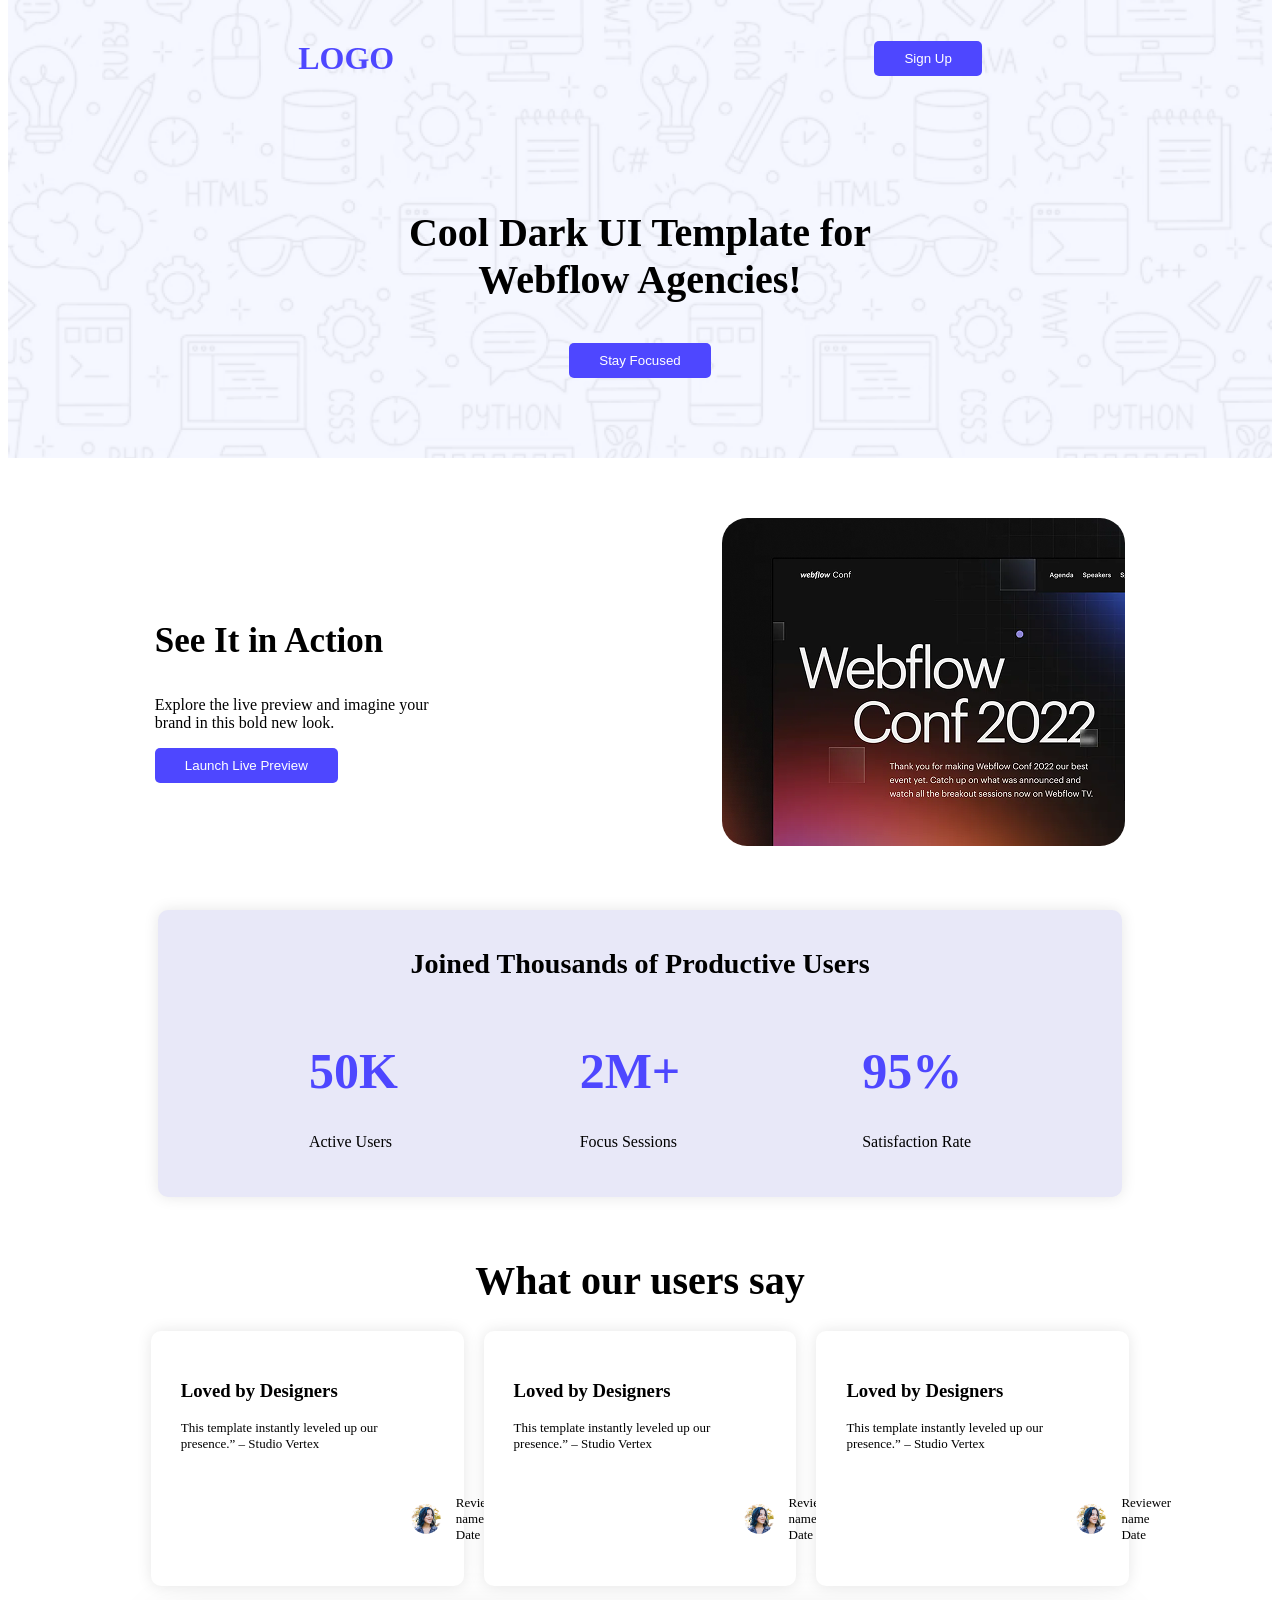
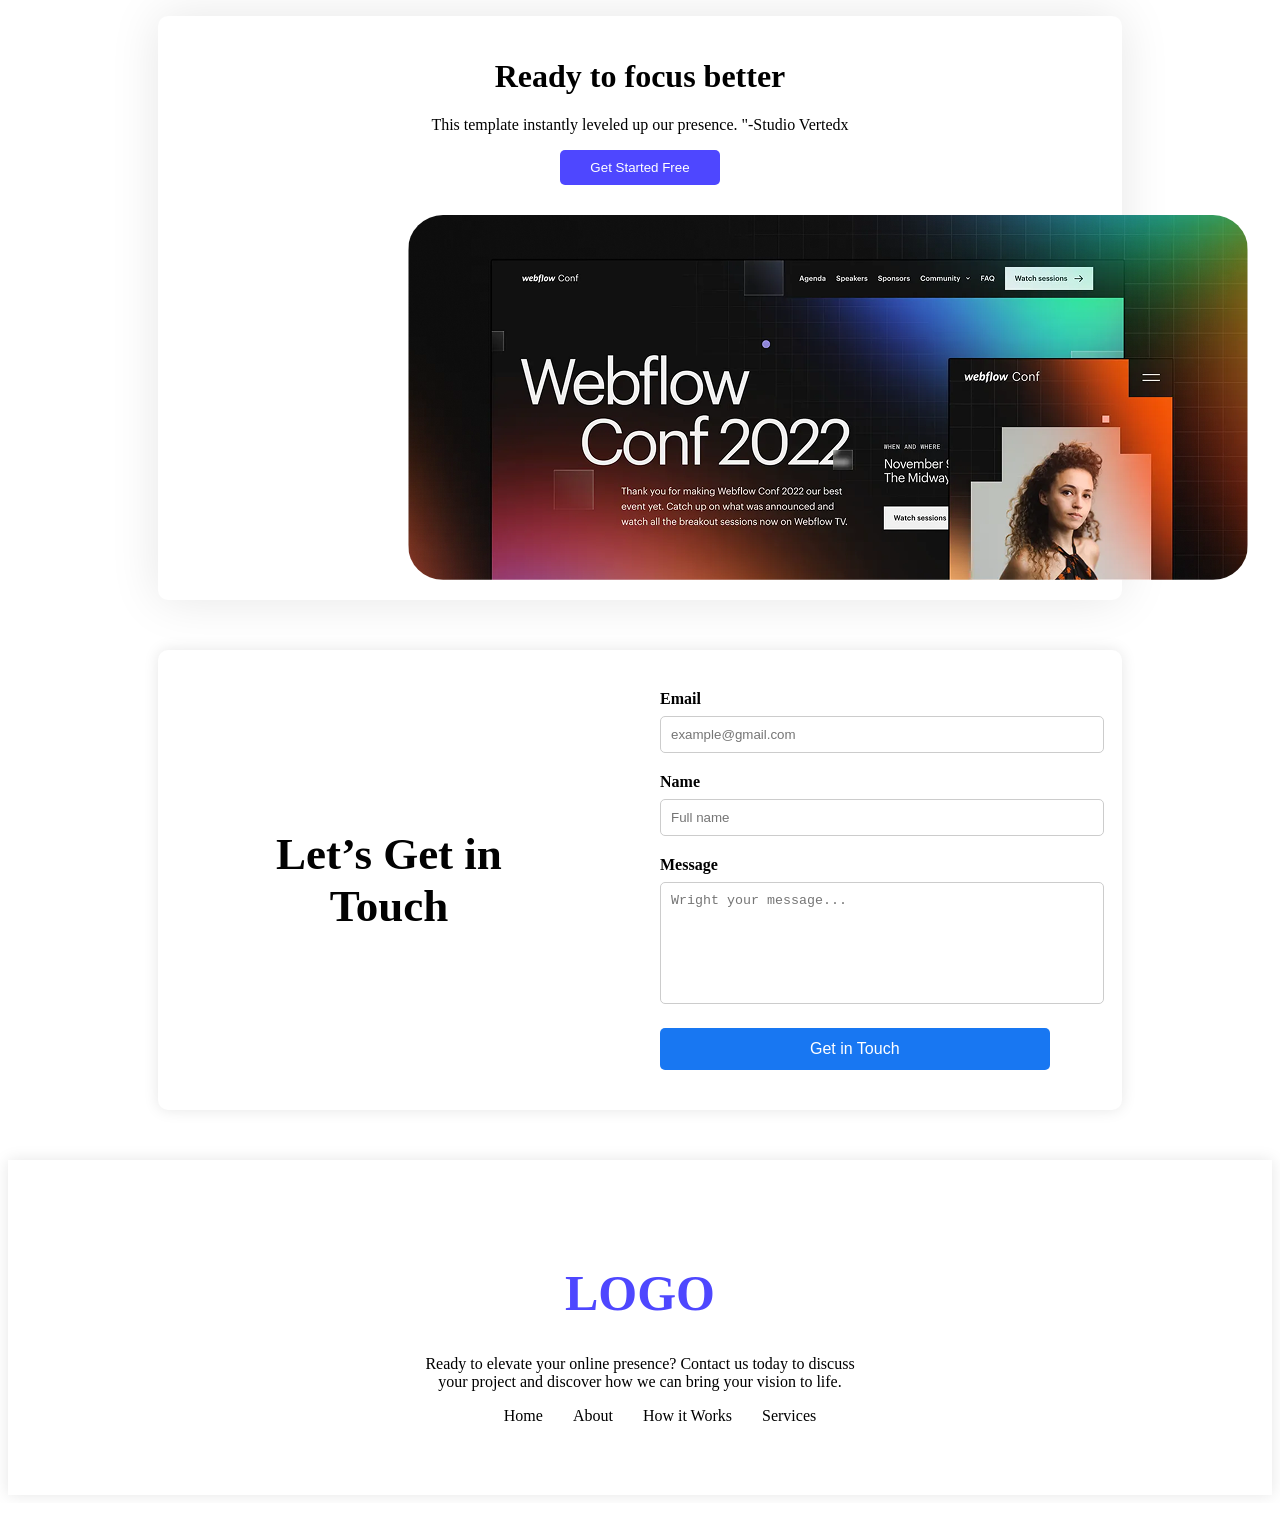
<file: index.html>
<!DOCTYPE html>
<html lang="en">

<head>
    <meta charset="UTF-8">
    <meta name="viewport" content="width=device-width, initial-scale=1.0">
    <title>My first assignment</title>
    <link rel="stylesheet" href="css/style.css">
</head>

<body>
    <div class="first-container">
        <div class="nav">
            <h3 class="logo">LOGO</h3>
            <div class="btn-1">
                <button>Sign Up</button>
            </div>
        </div>
        <div class="down">
            <h3 class="title-1">Cool Dark UI Template for <br>Webflow Agencies!</h3>
            <button class="btn-2">Stay Focused</button>

        </div>
    </div>
<main>
    <div class="container-2">
        <div class="text-side">
            <h3 class="text-2">See It in Action</h3>
            <p>Explore the live preview and imagine your <br>brand in this bold new look.</p>
            <div>
                <button class="btn-3"> Launch Live Preview</button>
            </div>
        </div>
        <div class="img-site">
        <img class="img-2" src="./wc-mini.png" alt="">
    </div>
    </div>
    
    
</main>
<div class="container-3">
    <div class="text-3">
        <h3>Joined Thousands of Productive Users</h3>
    </div>
    <div class="user">
        <div class="user-1">
            <h1 class="active-user">50K</h1>
            <p>Active Users</p>
        </div>
        <div class="user-2">
            <h1 class="active-user">2M+</h1>
            <p>Focus Sessions</p>
        </div>
        <div class="user-3">
            <h1 class="active-user">95%</h1>
            <p>Satisfaction Rate</p>
        </div>
    </div>
</div>

 <div class="container-4">
            <div class="heading">
                <h1 class="text-4">What our users say</h1>
            </div>
            <div class="card-container">
                <div class="card-1">
                    <div class="rating">
                        <span class="fa fa-star checked"></span>
                        <span class="fa fa-star checked"></span>
                        <span class="fa fa-star checked"></span>
                        <span class="fa fa-star checked"></span>
                        <span class="fa fa-star checked"></span>

                    </div>
                    <h3>Loved by Designers</h3>
                    <p class="paragraph">This template instantly leveled up our <br> presence.” – Studio Vertex</p>
                    <div class="img-4">
                        <img class="avatar" src="./avatar.png" alt="">
                        <div class="name">
                            <ul class="review">
                                <li>Reviewer name</li>
                                <li>Date</li>
                            </ul>

                        </div>
                    </div>
                </div>
                <div class="card-1">
                    <div class="rating">
                        <span class="fa fa-star checked"></span>
                        <span class="fa fa-star checked"></span>
                        <span class="fa fa-star checked"></span>
                        <span class="fa fa-star checked"></span>
                        <span class="fa fa-star checked"></span>

                    </div>
                    <h3>Loved by Designers</h3>
                    <p class="paragraph">This template instantly leveled up our <br> presence.” – Studio Vertex</p>
                    <div class="img-4">
                        <img class="avatar" src="./avatar.png" alt="">
                        <div class="name">
                            <ul class="review">
                                <li>Reviewer name</li>
                                <li>Date</li>
                            </ul>

                        </div>
                    </div>
                </div>
                <div class="card-1">
                    <div class="rating">
                        <span class="fa fa-star checked"></span>
                        <span class="fa fa-star checked"></span>
                        <span class="fa fa-star checked"></span>
                        <span class="fa fa-star checked"></span>
                        <span class="fa fa-star checked"></span>

                    </div>
                    <h3>Loved by Designers</h3>
                    <p class="paragraph">This template instantly leveled up our <br> presence.” – Studio Vertex</p>
                    <div class="img-4">
                        <img class="avatar" src="./avatar.png" alt="">
                        <div class="name">
                            <ul class="review">
                                <li>Reviewer name</li>
                                <li>Date</li>
                            </ul>

                        </div>
                    </div>
                </div>
            </div>
        </div>



<div class="container-5">
    <div class="topbar">
        <h1>Ready to focus better</h1>
        <p>This template instantly leveled up our presence. "-Studio Vertedx</p>
        <button class="btn-4">Get Started Free </button>
    </div>
    <div class="img-4">
        <img class="four" src="./wc-big.png" alt="">
    </div>
</div>


 <div class="container-6">
            <div class="container">
                <div class="left">
                    Let’s Get in <br> Touch
                </div>
                <div class="right">
                    <form>

                        <div class="form-group">
                            <label for="email">Email</label>
                            <input type="email" id="email" placeholder="example@gmail.com" required />
                        </div>
                        <div class="form-group">
                            <label for="name">Name</label>
                            <input type="text" id="name" placeholder="Full name" required />
                        </div>
                        <div class="form-group">
                            <label for="message">Message</label>
                            <textarea id="message" placeholder="Wright your message..." required></textarea>
                        </div>
                        <button class="button1">Get in Touch</button>
                    </form>
                </div>
            </div>

        </div>

<footer>
        <div class="container-7">
            <div class="logo-7">
                <h1 class="footer-logo">LOGO</h1>
                <p>Ready to elevate your online presence? Contact us today to discuss <br> your project and discover how
                    we can bring your vision to life.</p>
                <ul class="menu">
                    <li>Home</li>
                    <li>About</li>
                    <li>How it Works</li>
                    <li>Services</li>
                </ul>
            </div>
        </div>
    </footer>
</html>
</file>
<file: css/style.css>
.first-container{
    padding: 50px;
     margin-top: -50px;
    padding-bottom: 80px;
    background-image: url("/Assets/Hero-bg.png");
    background-position: center;
    background-repeat: no-repeat;
    background-size: cover;
}

.nav{
    display: flex;
    justify-content: space-around;
    align-items: center;
}
button{
    background-color: #4e47ff;
    color: white;
    padding: 10px 30px;
    border-radius: 5px;
    border: none;
}
.logo{
     color: #4e47ff;
    font-size: xx-large;
}
.down {
    
    text-align: center;
    margin-top: 100px;
}
.title-1 {
    font-size: 40px;
}
.container-2{
    margin-top: 60px;
    margin-bottom: 60px;
    display: flex;
    align-items: center;
    justify-content: space-around;
}
.text-2{
    font-size: 35px;
}
.img-2{
    border-radius: 25px;
}
.container-3{
background-color: #e8e8f8;
box-shadow: 0 0 15px rgba(0, 0, 0, 0.1);
margin: 0 150px;
border-radius: 10px;
padding: 10px 30px;
padding-bottom: 30px;
}
.user{
    display: flex;
    justify-content: space-around;
    margin: 0 30px;

}
.text-3{
    font-size: x-large;
    text-align: center;
}
.active-user{
    color: #4E47FF;
    font-size: 50px;

}

.container-4 {
    text-align: center;
    margin-top: 60px;
}

.card-container {
    display: flex;
    text-align: center;
    justify-content: center;
    gap: 20px;

}

.card-1 {
    padding: 30px;
    width: 20%;
    background-color: white;
    box-shadow: 0 0 15px rgba(0, 0, 0, 0.1);
    border-radius: 10px;
    text-align: left;
}

.text-4 {
    font-size: 40px;
}

.checked {
    color: orange;
}

.img-4 {
    display: flex;
    align-items: center;
}

.avatar {
    width: 30px;
    height: 30px;
    border-radius: 80px;
}

.review {
    list-style: none;
    font-size: small;
    margin-left: -25px;
}

.paragraph {
    font-size: small;
}

.container-5{
    margin-top: 100px;
    background-color: white;
    box-shadow: 0 0 50px rgba(0, 0, 0, 0.1);
border-radius: 10px;
margin: 0 150px;
padding: 20px;
margin-top: 30px;
text-align: center;
}
.img-4{
    margin-top: 30px;
    margin-left: 230px;

}
.four{
    border-radius: 35px;

}

.container-6 {

    margin-top: 60px;
    margin: 50px 150px;
}

.container {
    display: flex;


    background-color: white;
    box-shadow: 0 0 15px rgba(0, 0, 0, 0.1);
    border-radius: 10px;
    overflow: hidden;
}

.left {
    flex: 1;
    color: rgb(2, 2, 2);
    display: flex;
    justify-content: center;
    align-items: center;
    font-size: 45px;
    font-weight: bold;
    padding: 20px;
    text-align: center;
}

.right {
    flex: 1;
    padding: 40px;
}

.form-group {
    margin-bottom: 20px;
}

.form-group label {
    display: block;
    margin-bottom: 8px;
    font-weight: bold;
}

.form-group input,
.form-group textarea {
    width: 100%;
    padding: 10px;
    border: 1px solid #ccc;
    border-radius: 5px;
}

.form-group textarea {
    resize: none;
    height: 100px;
}

.button1 {

    background-color: #1877f2;
    color: white;
    border: none;
    padding: 12px 150px;
    border-radius: 5px;
    cursor: pointer;
    font-size: 16px;
}

button:hover {
    background-color: #ae0707;
}

.container-7 {
    background-color: white;
    box-shadow: 0 0 15px rgba(0, 0, 0, 0.1);
    text-align: center;
    margin-top: 50px;
    padding: 70px;
}

.logo-7 {}

.menu {
    margin: 0 20px;
    display: flex;
    justify-content: center;
    list-style: none;
    gap: 30px;


}

.footer-logo {
    color: #4E47FF;
    font-size: 50px;
    font-weight: bolder;
}
</file>
